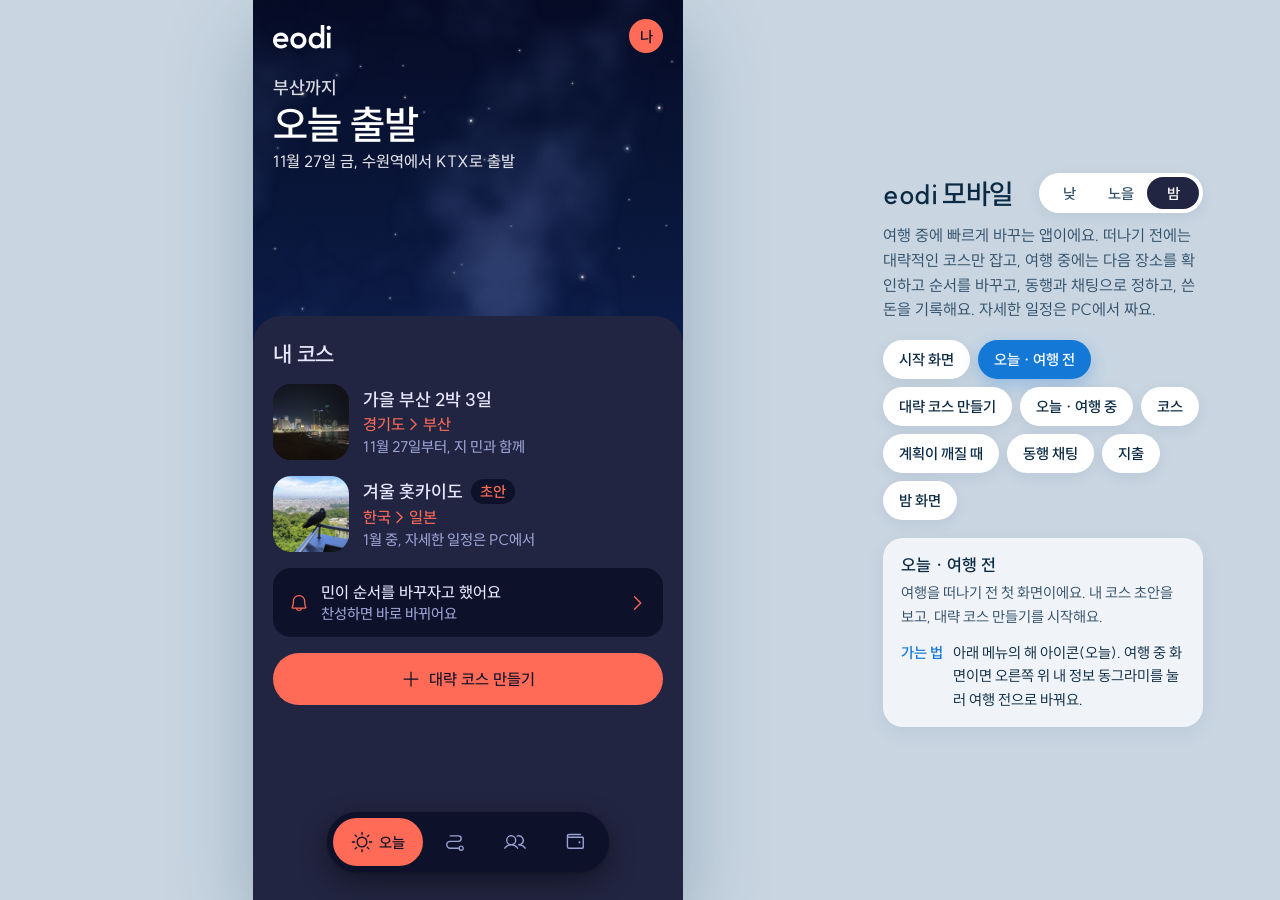
<file: m/index.html>
<!doctype html>
<html lang="ko">
<head>
  <meta charset="utf-8">
  <meta name="viewport" content="width=device-width, initial-scale=1, viewport-fit=cover">
  <meta name="theme-color" content="#1A81BD">
  <meta name="apple-mobile-web-app-capable" content="yes">
  <meta name="apple-mobile-web-app-status-bar-style" content="black-translucent">
  <title>eodi</title>
  <link rel="manifest" href="manifest.webmanifest">
  <link rel="stylesheet" href="../fonts.css">
  <link rel="stylesheet" href="m.css?v=20261124i">
</head>
<body>
  <div id="app" class="is-launch" data-tab="home" data-ui="day" data-sky="day">
    <div class="sky" aria-hidden="true"><div class="sky-tex"></div></div>
    <div class="logo" aria-hidden="true"><svg viewBox="0 0 238 97" xmlns="http://www.w3.org/2000/svg" fill="currentColor"><path d="M33.528 96.3599C27.192 96.3599 21.472 94.9519 16.368 92.1359C11.352 89.2319 7.348 85.2719 4.356 80.2559C1.452 75.2399 0 69.6079 0 63.3599C0 57.1119 1.452 51.5239 4.356 46.5959C7.26 41.5799 11.176 37.6199 16.104 34.7159C21.12 31.8119 26.664 30.3599 32.736 30.3599C38.632 30.3599 43.824 31.7239 48.312 34.4519C52.888 37.1799 56.452 40.9199 59.004 45.6719C61.644 50.4239 62.964 55.8359 62.964 61.9079C62.964 62.9639 62.876 64.0639 62.7 65.2079C62.612 66.2639 62.436 67.4519 62.172 68.7719H10.164V56.8919H54.648L49.236 61.6439C49.06 57.7719 48.312 54.5159 46.992 51.8759C45.672 49.2359 43.78 47.2119 41.316 45.8039C38.94 44.3959 35.992 43.6919 32.472 43.6919C28.776 43.6919 25.564 44.4839 22.836 46.0679C20.108 47.6519 17.996 49.8959 16.5 52.7999C15.004 55.6159 14.256 59.0039 14.256 62.9639C14.256 66.9239 15.048 70.3999 16.632 73.3919C18.216 76.3839 20.46 78.7159 23.364 80.3879C26.268 81.9719 29.612 82.7639 33.396 82.7639C36.652 82.7639 39.644 82.1919 42.372 81.0479C45.188 79.9039 47.564 78.2319 49.5 76.0319L58.74 85.4039C55.66 89.0119 51.92 91.7399 47.52 93.5879C43.12 95.4359 38.456 96.3599 33.528 96.3599Z"/><path fill-rule="evenodd" d="M137.396 63.3604C137.396 81.5857 122.533 96.3604 104.198 96.3604C85.8633 96.3604 71 81.5857 71 63.3604C71 45.135 85.8633 30.3604 104.198 30.3604C122.533 30.3604 137.396 45.135 137.396 63.3604ZM85.6071 63.3604C85.6071 73.5666 93.9305 81.8404 104.198 81.8404C114.465 81.8404 122.789 73.5666 122.789 63.3604C122.789 53.1541 114.465 44.8804 104.198 44.8804C93.9305 44.8804 85.6071 53.1541 85.6071 63.3604Z"/><path d="M176.624 96.36C170.904 96.36 165.712 94.908 161.048 92.004C156.472 89.1 152.82 85.184 150.092 80.256C147.452 75.24 146.132 69.652 146.132 63.492C146.132 57.244 147.452 51.656 150.092 46.728C152.82 41.712 156.472 37.752 161.048 34.848C165.712 31.856 170.904 30.36 176.624 30.36C181.464 30.36 185.732 31.416 189.428 33.528C193.212 35.552 196.204 38.368 198.404 41.976C200.604 45.584 201.704 49.676 201.704 54.252V72.468C201.704 77.044 200.604 81.136 198.404 84.744C196.292 88.352 193.344 91.212 189.56 93.324C185.776 95.348 181.464 96.36 176.624 96.36ZM179 82.632C182.608 82.632 185.732 81.84 188.372 80.256C191.1 78.584 193.212 76.296 194.708 73.392C196.204 70.488 196.952 67.144 196.952 63.36C196.952 59.576 196.204 56.232 194.708 53.328C193.212 50.424 191.1 48.18 188.372 46.596C185.732 44.924 182.608 44.088 179 44.088C175.48 44.088 172.356 44.924 169.628 46.596C166.988 48.18 164.876 50.424 163.292 53.328C161.796 56.232 161.048 59.576 161.048 63.36C161.048 67.144 161.796 70.488 163.292 73.392C164.876 76.296 166.988 78.584 169.628 80.256C172.356 81.84 175.48 82.632 179 82.632ZM210.548 95.04H196.028V78.012L198.536 62.568L196.028 47.256V0H210.548V95.04Z"/><path d="M221.514 95.04V31.68H236.034V95.04H221.514ZM228.774 20.064C226.31 20.064 224.242 19.228 222.57 17.556C220.986 15.884 220.194 13.816 220.194 11.352C220.194 8.888 220.986 6.82 222.57 5.148C224.242 3.476 226.31 2.64 228.774 2.64C231.326 2.64 233.394 3.476 234.978 5.148C236.562 6.82 237.354 8.888 237.354 11.352C237.354 13.816 236.562 15.884 234.978 17.556C233.394 19.228 231.326 20.064 228.774 20.064Z"/></svg></div>
    <p class="launch-note" aria-hidden="true">코스를 불러오는 중</p>
    <div class="over" id="over"></div>
    <main class="sheet" id="sheet" aria-live="polite"></main>
    <div class="sum" id="sum" hidden></div>
    <div class="composer" id="composer" hidden></div>
    <nav class="tabbar" id="tabbar" aria-label="메뉴">
      <i class="tab-ind" aria-hidden="true"></i>
      <button class="tab" data-tab="home"><svg class="ic" viewBox="0 0 256 256" fill="currentColor"><path data-i="sun"/></svg><span>오늘</span></button>
      <button class="tab" data-tab="course"><svg class="ic" viewBox="0 0 256 256" fill="currentColor"><path data-i="path"/></svg><span>코스</span></button>
      <button class="tab" data-tab="crew"><svg class="ic" viewBox="0 0 256 256" fill="currentColor"><path data-i="users"/></svg><span>동행</span></button>
      <button class="tab" data-tab="money"><svg class="ic" viewBox="0 0 256 256" fill="currentColor"><path data-i="wallet"/></svg><span>지출</span></button>
    </nav>
    <section class="flow" id="flow" aria-label="대략 코스 만들기" aria-hidden="true"></section>
    <div class="modal" id="modal" aria-hidden="true"><div class="modal-scrim" data-act="modal-close"></div><div class="modal-sheet" role="dialog" aria-modal="true"></div></div>
    <div class="toast" id="toast" role="status"></div>
  </div>
  <aside class="panel" id="panel" aria-label="앱 설명">
    <div class="ptop"><h1>eodi 모바일</h1><div class="daynight" role="group" aria-label="시간대 바꾸기"><i aria-hidden="true"></i><button data-ui="day" aria-pressed="true">낮</button><button data-ui="sunset" aria-pressed="false">노을</button><button data-ui="night" aria-pressed="false">밤</button></div></div>
    <p class="lead">여행 중에 빠르게 바꾸는 앱이에요. 떠나기 전에는 대략적인 코스만 잡고, 여행 중에는 다음 장소를 확인하고 순서를 바꾸고, 동행과 채팅으로 정하고, 쓴 돈을 기록해요. 자세한 일정은 PC에서 짜요.</p>
    <div class="acts" aria-label="화면 설명 보기">
      <button data-k="launch">시작 화면</button>
      <button data-k="home">오늘 · 여행 전</button>
      <button data-k="flow">대략 코스 만들기</button>
      <button data-k="today">오늘 · 여행 중</button>
      <button data-k="course">코스</button>
      <button data-k="rain">계획이 깨질 때</button>
      <button data-k="crew">동행 채팅</button>
      <button data-k="money">지출</button>
      <button data-k="night">밤 화면</button>
    </div>
    <div class="desc" aria-live="polite"><b></b><p></p><div class="how"><em>가는 법</em><span></span></div></div>
  </aside>
  <script src="icons.js?v=20261124i"></script>
  <script src="data.js?v=20261124i"></script>
  <script src="m.js?v=20261124i"></script>
  <script src="panel.js?v=20261124i"></script>
</body>
</html>
</file>
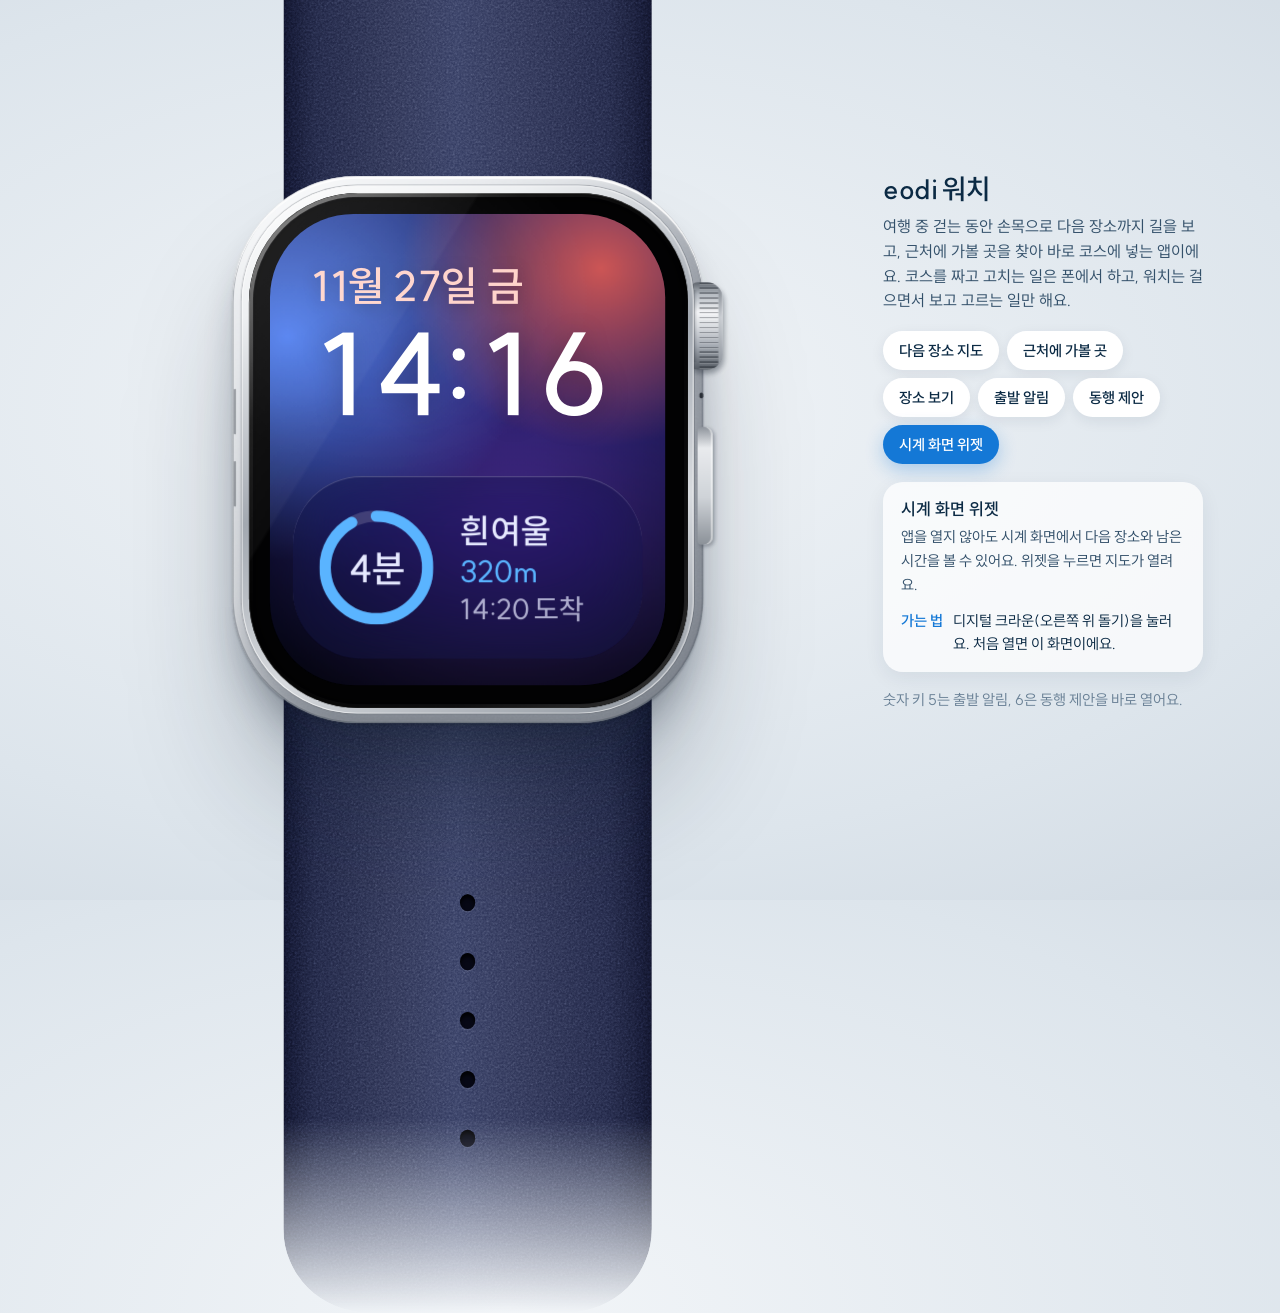
<file: w/index.html>
<!doctype html>
<html lang="ko">
<head>
  <meta charset="utf-8">
  <meta name="viewport" content="width=device-width, initial-scale=1, viewport-fit=cover">
  <meta name="theme-color" content="#DCE4EC">
  <title>eodi 워치</title>
  <link rel="stylesheet" href="../fonts.css">
  <link rel="stylesheet" href="w.css?v=20261124f">
</head>
<body>
  <main class="stage">
    <!-- 애플 워치 46mm 목업: 알루미늄 몸체, 디지털 크라운, 측면 버튼, 스포츠 밴드 (CSS로 그림) -->
    <div class="device" id="device"><div class="rig">
      <div class="band band-top" aria-hidden="true"></div>
      <div class="band band-bottom" aria-hidden="true"><i></i><i></i><i></i><i></i><i></i></div>
      <div class="case">
        <button class="crown" id="crown" aria-label="디지털 크라운: 누르면 시계 화면, 돌리면 확대와 스크롤"><i></i></button>
        <button class="side" id="side" aria-label="측면 버튼: 다음 장소 지도"></button>
        <i class="mic" aria-hidden="true"></i><i class="spk" style="top:112px" aria-hidden="true"></i><i class="spk" style="top:150px" aria-hidden="true"></i>
        <div class="glass">
          <div class="screen" id="screen" role="application" aria-label="eodi 워치 화면">
            <section class="view v-face" data-view="face"></section>
            <section class="view v-map" data-view="map"></section>
            <section class="view v-near" data-view="near"></section>
            <section class="view v-place" data-view="place"></section>
            <section class="view v-done" data-view="done"></section>
            <section class="note" id="note" aria-live="polite"></section>
          </div>
          <i class="glare" aria-hidden="true"></i>
        </div>
      </div>
    </div></div>

    <aside class="panel">
      <h1>eodi 워치</h1>
      <p class="lead">여행 중 걷는 동안 손목으로 다음 장소까지 길을 보고, 근처에 가볼 곳을 찾아 바로 코스에 넣는 앱이에요. 코스를 짜고 고치는 일은 폰에서 하고, 워치는 걸으면서 보고 고르는 일만 해요.</p>
      <div class="acts" aria-label="화면 설명 보기">
        <button data-demo="map">다음 장소 지도</button>
        <button data-demo="near">근처에 가볼 곳</button>
        <button data-demo="place">장소 보기</button>
        <button data-demo="depart">출발 알림</button>
        <button data-demo="vote">동행 제안</button>
        <button data-demo="face">시계 화면 위젯</button>
      </div>
      <div class="desc" id="desc" aria-live="polite"><b></b><p></p><div class="how"><em>가는 법</em><span></span></div></div>
      <p class="hint">숫자 키 5는 출발 알림, 6은 동행 제안을 바로 열어요.</p>
    </aside>
  </main>
  <script src="map.js?v=20261124f"></script>
  <script src="w.js?v=20261124f"></script>
</body>
</html>
</file>
